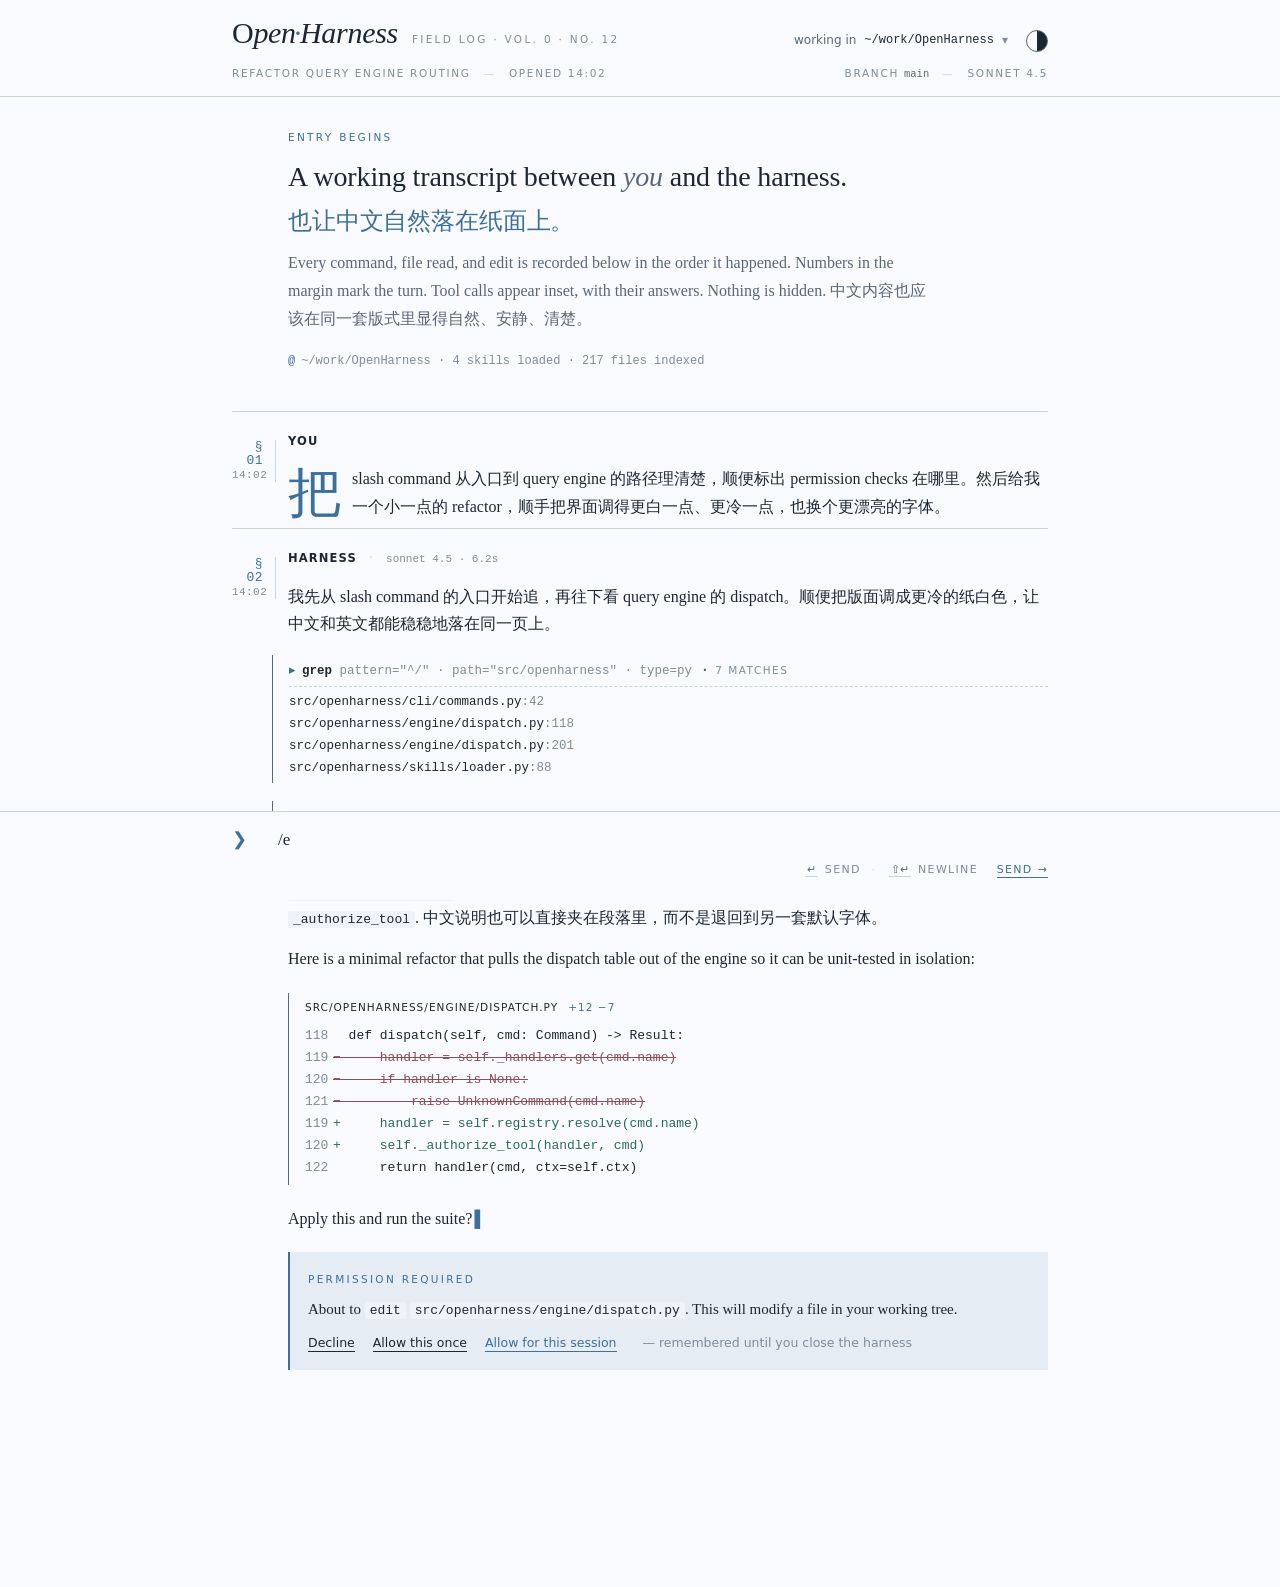
<file: frontend/web-demo/index.html>
<!doctype html>
<html lang="en" data-theme="paper">
<head>
<meta charset="utf-8" />
<meta name="viewport" content="width=device-width, initial-scale=1" />
<title>OpenHarness — field log</title>
<style>
  /* ===========================================================
     OpenHarness — "field log" surface.

     Identity choices (deliberately not the AI-tool default):
       • Soft neutral paper, lighter and less tinted than before.
       • Slate-charcoal body text with a muted mineral blue accent.
       • Serif for prose voice, sans for UI chrome, mono for structure.
       • Every font stack has CJK fallbacks so 中文 / 日本語 / 한글 render
         in matching weight without dropping to a generic sans.
       • No sidebar. Conversation is a single column of numbered entries.
       • Tool calls render as marginalia, not cards.
       • Diff uses an ink rail + sigil, not red/green flood.
       • Permission asks read as prose, not a button bar.
     =========================================================== */

  :root,
  [data-theme="paper"] {
    --paper:        #f8fafd;          /* colder, brighter paper */
    --paper-edge:   #eef2f7;          /* slightly darker edge tone */
    --paper-sunk:   #e5ebf3;          /* sunken / hover */
    --rule:         #c8d3e2;          /* hairline on paper */
    --rule-soft:    rgba(35, 47, 64, 0.10);
    --ink:          #1d2733;          /* body — deep slate-blue ink */
    --ink-soft:     #596778;          /* secondary text */
    --ink-faint:    #7f8b9b;          /* tertiary, marginalia */
    --accent:       #3c6f99;          /* colder mineral blue */
    --accent-soft:  #6f93b5;
    --accent-wash:  rgba(60, 111, 153, 0.10);
    --gold:         #9b7f50;          /* warning / annotation, used once or twice */
    --add:          #2d6a54;          /* diff additions */
    --del:          #8b4e56;          /* diff removals */
    --code-paper:   #eef3f9;
    /* Font stacks — Latin first, then CJK fallbacks so 中文 / 日本語 / 한글
       render in the matching weight instead of dropping to a generic sans. */
    --font-serif: "Baskerville", "Iowan Old Style", "Palatino Linotype", "Book Antiqua",
                  "Charter", "Source Serif 4", "Source Serif Pro", Georgia, "Times New Roman",
                  "Songti SC", "STSong", "Source Han Serif SC", "Noto Serif CJK SC",
                  "Noto Serif SC", serif;
    --font-sans:  "Avenir Next", "Segoe UI", -apple-system, BlinkMacSystemFont, "Inter",
                  system-ui, ui-sans-serif,
                  "PingFang SC", "Hiragino Sans GB", "Microsoft YaHei",
                  "Source Han Sans SC", "Noto Sans CJK SC", "Noto Sans SC",
                  sans-serif;
    --font-mono:  "JetBrains Mono", "iA Writer Mono", "Cascadia Mono",
                  "Cascadia Code", ui-monospace, "SF Mono", Menlo, Consolas,
                  "Sarasa Mono SC", "Noto Sans Mono CJK SC", monospace;
  }

  /* Dark counterpart: "midnight ink ledger". Same identity,
     not a generic dashboard dark mode. */
  [data-theme="ink"] {
    --paper:        #16181d;          /* deep slate, not pure black */
    --paper-edge:   #1d2026;
    --paper-sunk:   #252a31;
    --rule:         #343a44;
    --rule-soft:    rgba(232, 236, 244, 0.08);
    --ink:          #e7ebf2;
    --ink-soft:     #b1b8c5;
    --ink-faint:    #868d9a;
    --accent:       #8db5d8;          /* softened blue for dark mode contrast */
    --accent-soft:  #6d93b3;
    --accent-wash:  rgba(141, 181, 216, 0.12);
    --gold:         #d0aa6f;
    --add:          #7cb98d;
    --del:          #d0938b;
    --code-paper:   #1c2026;
  }

  /* ---------- Base ---------- */
  * { box-sizing: border-box; }
  html, body { height: 100%; }
  body {
    margin: 0;
    background: var(--paper);
    color: var(--ink);
    font-family: var(--font-serif);
    font-size: 16px;
    line-height: 1.7;
    -webkit-font-smoothing: antialiased;
    text-rendering: optimizeLegibility;
    font-feature-settings: "kern", "liga", "onum";
  }

  /* Sans is reserved for chrome (header, composer hints, buttons). */
  .ui {
    font-family: var(--font-sans);
    font-feature-settings: "ss01", "cv11";
  }
  /* Mono is reserved for structural data: paths, tool names, code. */
  code, pre, .mono, kbd {
    font-family: var(--font-mono);
    font-variant-ligatures: none;
  }

  a { color: var(--accent); text-decoration: none; border-bottom: 1px solid var(--accent-soft); padding-bottom: 1px; }
  a:hover { background: var(--accent-wash); }
  button { font: inherit; color: inherit; background: none; border: 0; padding: 0; cursor: pointer; }

  :focus-visible {
    outline: 0;
    box-shadow: 0 0 0 2px var(--paper), 0 0 0 4px var(--accent);
    border-radius: 2px;
  }

  /* ===========================================================
     Masthead — the page's signature.
     Single ink rule across the top with a serif-italic wordmark,
     a hand-set section line ("FIELD LOG · vol. 0"), and minimal controls.
     =========================================================== */
  .masthead {
    position: sticky; top: 0; z-index: 20;
    background: var(--paper);
    border-bottom: 1px solid var(--rule);
  }
  .masthead .row {
    max-width: 880px; margin: 0 auto;
    padding: 18px 32px 12px;
    display: grid;
    grid-template-columns: 1fr auto;
    align-items: end;
    gap: 24px;
  }
  .wordmark {
    display: flex; align-items: baseline; gap: 14px; min-width: 0;
  }
  .wordmark .name {
    font-family: var(--font-serif);
    font-size: 30px; line-height: 1; letter-spacing: -0.01em;
    font-style: italic; font-weight: 500;
  }
  .wordmark .name .o { font-style: normal; }
  .wordmark .name .amp {
    color: var(--accent);
    font-style: italic;
    margin: 0 -1px 0 -2px;
  }
  .wordmark .vol {
    font-family: var(--font-sans);
    font-size: 10.5px; letter-spacing: 0.22em; text-transform: uppercase;
    color: var(--ink-faint);
    padding-bottom: 4px;           /* baseline-align to italic descender */
    white-space: nowrap;
  }
  .controls {
    display: flex; align-items: center; gap: 18px;
    font-family: var(--font-sans);
    font-size: 12px; color: var(--ink-soft);
  }
  .controls .here {
    display: inline-flex; align-items: center; gap: 8px;
    cursor: pointer;
    padding: 2px 0;
  }
  .controls .here .dir {
    font-family: var(--font-mono);
    color: var(--ink);
  }
  .controls .here .caret { color: var(--ink-faint); }
  .controls .theme {
    width: 22px; height: 22px;
    border: 1px solid var(--ink-soft);
    border-radius: 50%;
    background:
      linear-gradient(90deg, var(--paper) 50%, var(--ink) 50%);
    cursor: pointer;
  }
  /* Sub-rule under the masthead — a thinner second line, like a printed banner. */
  .masthead .underline {
    max-width: 880px; margin: 0 auto;
    padding: 0 32px 12px;
    display: flex; justify-content: space-between;
    font-family: var(--font-sans);
    font-size: 10.5px; letter-spacing: 0.16em; text-transform: uppercase;
    color: var(--ink-faint);
  }
  .masthead .underline .sep { color: var(--rule); margin: 0 8px; }

  /* ===========================================================
     The log — a single column of numbered entries.
     The gutter holds the section sigil (§ 01).
     =========================================================== */
  .log {
    max-width: 880px; margin: 0 auto;
    padding: 28px 32px 120px;
  }

  /* Opening note: short editorial header, NOT an "empty state with chips". */
  .preamble {
    margin: 4px 0 40px;
    padding-left: 56px;          /* aligned with entry text column */
    max-width: 700px;
  }
  .preamble .pre-mark {
    font-family: var(--font-sans);
    font-size: 10.5px; letter-spacing: 0.22em; text-transform: uppercase;
    color: var(--accent);
    margin-bottom: 12px;
  }
  .preamble h1 {
    font-size: 28px; line-height: 36px;
    margin: 0 0 12px;
    font-weight: 500; letter-spacing: -0.005em;
  }
  .preamble h1 .cn {
    display: block;
    margin-top: 10px;
    color: var(--accent);
    font-size: 24px;
    line-height: 32px;
    font-style: normal;
  }
  .preamble h1 em { color: var(--ink-soft); font-style: italic; }
  .preamble p {
    margin: 0; color: var(--ink-soft);
    font-size: 16px; line-height: 28px;
  }
  .preamble .where {
    margin-top: 18px;
    font-family: var(--font-mono);
    font-size: 12px;
    color: var(--ink-faint);
  }
  .preamble .where .at { color: var(--accent); margin-right: 6px; }

  .entry {
    position: relative;
    padding: 20px 0 8px 56px;     /* left gutter for the § sigil */
    border-top: 1px solid var(--rule);
  }
  .entry:first-of-type { border-top: 1px solid var(--rule); }
  .entry .sigil {
    position: absolute; left: 0; top: 28px;
    width: 44px;
    font-family: var(--font-mono);
    font-size: 11px; letter-spacing: 0.04em;
    color: var(--ink-faint);
    text-align: right;
    padding-right: 12px;
    border-right: 1px solid var(--rule);
    line-height: 14px;
  }
  .entry .sigil .num { color: var(--accent); display: block; font-size: 13px; }

  .byline {
    font-family: var(--font-sans);
    font-size: 11.5px; letter-spacing: 0.06em; text-transform: uppercase;
    color: var(--ink-faint);
    margin: 0 0 14px;
  }
  .byline .who { color: var(--ink); font-weight: 600; letter-spacing: 0.10em; }
  .byline .dot { color: var(--rule); margin: 0 8px; }

  .prose p { margin: 0 0 14px; }
  .prose p:last-child { margin-bottom: 0; }
  .prose code {
    background: var(--code-paper);
    padding: 1px 5px;
    border-radius: 2px;
    font-size: 13px;
    color: var(--ink);
  }
  .prose em { color: var(--accent); font-style: italic; }

  /* Drop-cap on the first user entry, like a printed page. */
  .entry.first .prose > p:first-child::first-letter {
    font-family: var(--font-serif);
    font-weight: 500;
    float: left;
    font-size: 54px;
    line-height: 44px;
    padding: 6px 10px 0 0;
    color: var(--accent);
  }

  /* ===========================================================
     Marginalia — tool calls.
     They sit slightly inset, with a thin ink rail on the left,
     mono type, and *no* chrome. They read as the assistant's
     working notes, not as cards.
     =========================================================== */
  .ml {
    margin: 18px 0 18px -16px;
    padding: 4px 0 4px 16px;
    border-left: 1px solid var(--ink-soft);
    font-family: var(--font-mono);
    font-size: 12.5px; line-height: 22px;
    color: var(--ink-soft);
  }
  .ml .tool {
    color: var(--ink); font-weight: 600;
  }
  .ml .arrow { color: var(--accent); margin-right: 6px; }
  .ml .args { color: var(--ink-faint); }
  .ml .result {
    margin-top: 4px;
    padding-top: 4px;
    border-top: 1px dashed var(--rule);
    color: var(--ink-faint);
    white-space: pre-wrap;
  }
  .ml .result .hit { color: var(--ink); }
  .ml .annot {
    display: inline-block;
    margin-left: 10px;
    font-family: var(--font-sans);
    font-size: 10.5px; letter-spacing: 0.14em; text-transform: uppercase;
    color: var(--ink-faint);
  }
  .ml .annot.ok::before {
    content: "·"; color: var(--add); margin-right: 6px; font-size: 18px; vertical-align: -2px;
  }

  /* ===========================================================
     Diff — ink rail, sigil-prefixed lines, no flood color.
     =========================================================== */
  .diff {
    margin: 20px 0;
    border-left: 1px solid var(--ink-soft);
    padding: 6px 0 6px 16px;
  }
  .diff figcaption {
    font-family: var(--font-sans);
    font-size: 10.5px; letter-spacing: 0.22em; text-transform: uppercase;
    color: var(--ink-faint);
    margin-bottom: 8px;
  }
  .diff figcaption .path { color: var(--ink); letter-spacing: 0.10em; }
  .diff figcaption .delta { color: var(--accent); margin-left: 10px; letter-spacing: 0.10em; }
  .diff pre {
    margin: 0;
    font-family: var(--font-mono);
    font-size: 13px; line-height: 22px;
    color: var(--ink);
  }
  .diff pre .ln { display: inline-block; width: 28px; color: var(--ink-faint); user-select: none; text-align: right; padding-right: 10px; }
  .diff pre .add { color: var(--add); }
  .diff pre .del { color: var(--del); text-decoration: line-through; text-decoration-color: var(--del); text-decoration-thickness: 1px; }

  /* ===========================================================
     Permission ask — reads as a sentence with three choices.
     No buttons. The destructive option is *not* highlighted.
     =========================================================== */
  .ask {
    margin: 20px 0 4px;
    padding: 14px 18px;
    background: var(--accent-wash);
    border-left: 2px solid var(--accent);
    font-size: 15px;
    line-height: 26px;
  }
  .ask .label {
    display: block;
    font-family: var(--font-sans);
    font-size: 10.5px; letter-spacing: 0.22em; text-transform: uppercase;
    color: var(--accent);
    margin-bottom: 4px;
  }
  .ask .choices {
    margin-top: 6px;
    font-family: var(--font-sans);
    font-size: 12.5px;
    color: var(--ink-faint);
  }
  .ask .choices a {
    border-bottom: 1px solid currentColor;
    color: var(--ink);
    margin-right: 14px;
    padding-bottom: 1px;
  }
  .ask .choices a.allow { color: var(--accent); }
  .ask .choices a:hover { background: transparent; color: var(--accent); }
  .ask .choices .note { margin-left: 8px; color: var(--ink-faint); }

  /* ===========================================================
     Composer — a single line at the bottom, no panel,
     just a typographic prompt with a ❯ sigil.
     =========================================================== */
  .composer-wrap {
    position: sticky; left: 0; right: 0; bottom: 0;
    background: var(--paper);
    padding: 0;
    border-top: 1px solid var(--rule);
    pointer-events: auto;
  }
  .composer {
    max-width: 880px; margin: 0 auto;
    padding: 10px 32px 14px;
    pointer-events: auto;
    display: grid;
    grid-template-columns: 32px 1fr auto;
    column-gap: 14px;
    align-items: start;
    border-top: 0;
    background: transparent;
  }
  .composer .sigil {
    font-family: var(--font-mono);
    color: var(--accent);
    font-size: 18px;
    line-height: 28px;
    padding-top: 4px;
  }
  .composer textarea {
    width: 100%;
    border: 0; outline: 0; resize: none;
    background: transparent; color: var(--ink);
    font-family: var(--font-serif);
    font-size: 17px; line-height: 28px;
    padding: 4px 0 4px;
    min-height: 36px; max-height: 180px;
  }
  .composer textarea::placeholder { color: var(--ink-faint); font-style: italic; }
  .composer .meta {
    align-self: end;
    font-family: var(--font-sans);
    font-size: 11px; letter-spacing: 0.12em; text-transform: uppercase;
    color: var(--ink-faint);
    padding-bottom: 6px;
    white-space: nowrap;
  }
  .composer .meta kbd {
    font-size: 10.5px; letter-spacing: 0;
    color: var(--ink-soft);
    border-bottom: 1px solid var(--rule);
    padding: 0 2px;
    margin: 0 2px;
  }
  .composer .meta .send {
    margin-left: 14px;
    color: var(--accent);
    border-bottom: 1px solid var(--accent);
    padding-bottom: 1px;
    cursor: pointer;
  }

  /* Slash palette — paper card with hairline.
     Lives above the composer when visible. */
  .palette {
    max-width: 880px; margin: 0 auto;
    padding: 0 32px;
    pointer-events: auto;
    display: none;
  }
  .palette-inner {
    background: var(--paper-edge);
    border: 1px solid var(--ink);
    border-bottom: 0;
    box-shadow: 0 -8px 24px -16px rgba(0,0,0,0.18);
  }
  .palette h3 {
    margin: 0;
    padding: 8px 16px;
    font-family: var(--font-sans);
    font-size: 10.5px; letter-spacing: 0.22em; text-transform: uppercase;
    color: var(--ink-faint);
    font-weight: 500;
    border-bottom: 1px solid var(--rule);
  }
  .palette ul { list-style: none; margin: 0; padding: 0; }
  .palette li {
    display: grid;
    grid-template-columns: 18px 140px 1fr auto;
    column-gap: 14px;
    align-items: baseline;
    padding: 8px 16px;
    border-bottom: 1px solid var(--rule-soft);
    font-family: var(--font-sans);
    font-size: 13px;
    color: var(--ink-soft);
    cursor: pointer;
  }
  .palette li:last-child { border-bottom: 0; }
  .palette li.active { background: var(--paper-sunk); color: var(--ink); }
  .palette li .ix {
    font-family: var(--font-mono);
    color: var(--ink-faint);
    font-size: 11px;
  }
  .palette li .cmd {
    font-family: var(--font-mono);
    color: var(--ink); font-size: 13px;
  }
  .palette li .cmd .slash { color: var(--accent); }
  .palette li .ret {
    font-family: var(--font-mono);
    color: var(--ink-faint); font-size: 11px;
  }

  /* Cursor mark in streaming prose — a serif bracket, not a blinking caret.
     Doesn't shout "I'm streaming". */
  .caret-mark {
    color: var(--accent);
    font-style: italic;
    margin-left: 2px;
  }

  /* Quiet annotation in the entry header (model, latency). */
  .byline .quiet {
    color: var(--ink-faint);
    font-family: var(--font-mono);
    text-transform: none; letter-spacing: 0;
    font-size: 11px;
  }

  /* Narrow viewport: collapse the gutter but keep the section number inline. */
  @media (max-width: 640px) {
    .log { padding: 24px 20px 200px; }
    .entry { padding-left: 0; }
    .entry .sigil {
      position: static; width: auto; padding: 0; border: 0;
      text-align: left;
      margin-bottom: 6px;
    }
    .entry .sigil .num { display: inline; font-size: 11px; margin-right: 6px; }
    .preamble { padding-left: 0; }
    .composer { padding: 14px 20px 18px; grid-template-columns: 22px 1fr; }
    .composer .meta { display: none; }
    .palette { padding: 0 20px; }
  }
</style>
</head>
<body>

  <!-- ================== Masthead ================== -->
  <header class="masthead">
    <div class="row">
      <div class="wordmark">
        <span class="name"><span class="o">O</span>pen<span class="amp">·</span>Harness</span>
        <span class="vol">Field log · Vol. 0 · No. 12</span>
      </div>
      <div class="controls ui">
        <span class="here" title="Switch session">
          <span>working in</span>
          <span class="dir">~/work/OpenHarness</span>
          <span class="caret">▾</span>
        </span>
        <button class="theme" title="Toggle ink theme" aria-label="Toggle theme"></button>
      </div>
    </div>
    <div class="underline">
      <div>
        <span>Refactor query engine routing</span>
        <span class="sep">—</span>
        <span>opened 14:02</span>
      </div>
      <div>
        <span>branch <span class="mono" style="text-transform:none; letter-spacing:0; color:var(--ink-soft)">main</span></span>
        <span class="sep">—</span>
        <span>sonnet&nbsp;4.5</span>
      </div>
    </div>
  </header>

  <!-- ================== Log ================== -->
  <main class="log">

    <!-- Preamble: editorial opener, not an empty-state with chips -->
    <section class="preamble">
      <div class="pre-mark">Entry begins</div>
    <h1>A working transcript between <em>you</em> and the harness.<span class="cn" lang="zh-CN">也让中文自然落在纸面上。</span></h1>
    <p>Every command, file read, and edit is recorded below in the order it happened. Numbers in the margin mark the turn. Tool calls appear inset, with their answers. Nothing is hidden. 中文内容也应该在同一套版式里显得自然、安静、清楚。</p>
      <div class="where"><span class="at">@</span>~/work/OpenHarness · 4 skills loaded · 217 files indexed</div>
    </section>

    <!-- §01 — user -->
    <article class="entry first">
      <div class="sigil"><span class="num">§ 01</span>14:02</div>
      <p class="byline"><span class="who">You</span></p>
      <div class="prose">
        <p lang="zh-CN">把 slash command 从入口到 query engine 的路径理清楚，顺便标出 permission checks 在哪里。然后给我一个小一点的 refactor，顺手把界面调得更白一点、更冷一点，也换个更漂亮的字体。</p>
      </div>
    </article>

    <!-- §02 — assistant -->
    <article class="entry">
      <div class="sigil"><span class="num">§ 02</span>14:02</div>
      <p class="byline">
        <span class="who">Harness</span>
        <span class="dot">·</span>
        <span class="quiet">sonnet 4.5 · 6.2s</span>
      </p>
      <div class="prose">
        <p lang="zh-CN">我先从 slash command 的入口开始追，再往下看 query engine 的 dispatch。顺便把版面调成更冷的纸白色，让中文和英文都能稳稳地落在同一页上。</p>

        <!-- Tool call: marginalia, not a card -->
        <div class="ml">
          <div><span class="arrow">▸</span><span class="tool">grep</span> <span class="args">pattern="^/" · path="src/openharness" · type=py</span><span class="annot ok">7 matches</span></div>
          <div class="result"><span class="hit">src/openharness/cli/commands.py</span>:42
<span class="hit">src/openharness/engine/dispatch.py</span>:118
<span class="hit">src/openharness/engine/dispatch.py</span>:201
<span class="hit">src/openharness/skills/loader.py</span>:88</div>
        </div>

        <div class="ml">
          <div><span class="arrow">▸</span><span class="tool">view</span> <span class="args">path="src/openharness/engine/dispatch.py" · lines 110–160</span><span class="annot ok">read 50 lines</span></div>
        </div>

        <p>Slash commands enter at <code>cli/commands.py</code>, are parsed into a <code>Command</code> object, then dispatched by <code>QueryEngine.dispatch</code>. Permission checks happen <em>after</em> tool resolution but <em>before</em> execution, inside <code>_authorize_tool</code>. 中文说明也可以直接夹在段落里，而不是退回到另一套默认字体。</p>

        <p>Here is a minimal refactor that pulls the dispatch table out of the engine so it can be unit-tested in isolation:</p>

        <!-- Diff: ink rail, sigil-prefixed, no flood -->
        <figure class="diff">
          <figcaption><span class="path">src/openharness/engine/dispatch.py</span><span class="delta">+12 −7</span></figcaption>
<pre>
<span class="ln">118</span>  def dispatch(self, cmd: Command) -> Result:
<span class="del"><span class="ln">119</span>−     handler = self._handlers.get(cmd.name)</span>
<span class="del"><span class="ln">120</span>−     if handler is None:</span>
<span class="del"><span class="ln">121</span>−         raise UnknownCommand(cmd.name)</span>
<span class="add"><span class="ln">119</span>+     handler = self.registry.resolve(cmd.name)</span>
<span class="add"><span class="ln">120</span>+     self._authorize_tool(handler, cmd)</span>
<span class="ln">122</span>      return handler(cmd, ctx=self.ctx)
</pre>
        </figure>

        <p>Apply this and run the suite?<span class="caret-mark">▌</span></p>

        <!-- Permission ask: prose + text choices, destructive not highlighted -->
        <aside class="ask">
          <span class="label">Permission required</span>
          About to <code>edit</code> <code>src/openharness/engine/dispatch.py</code>. This will modify a file in your working tree.
          <div class="choices">
            <a href="#" class="deny">Decline</a>
            <a href="#" class="once">Allow this once</a>
            <a href="#" class="allow">Allow for this session</a>
            <span class="note">— remembered until you close the harness</span>
          </div>
        </aside>
      </div>
    </article>

  </main>

  <!-- ================== Composer ================== -->
  <div class="composer-wrap">

    <!-- Slash palette -->
    <div class="palette" aria-label="Commands">
      <div class="palette-inner">
        <h3>Commands</h3>
        <ul role="listbox">
          <li class="active" role="option" aria-selected="true">
            <span class="ix">01</span>
            <span class="cmd"><span class="slash">/</span>edit</span>
            <span>Apply changes to a file in the working tree</span>
            <span class="ret">↵</span>
          </li>
          <li role="option">
            <span class="ix">02</span>
            <span class="cmd"><span class="slash">/</span>run</span>
            <span>Run a shell command (requires permission)</span>
            <span class="ret"></span>
          </li>
          <li role="option">
            <span class="ix">03</span>
            <span class="cmd"><span class="slash">/</span>test</span>
            <span>Run the project test suite</span>
            <span class="ret"></span>
          </li>
          <li role="option">
            <span class="ix">04</span>
            <span class="cmd"><span class="slash">/</span>skill</span>
            <span>Invoke a skill from <span class="mono">.openharness/skills</span></span>
            <span class="ret"></span>
          </li>
        </ul>
      </div>
    </div>

    <div class="composer">
      <div class="sigil">❯</div>
      <textarea placeholder="Write a reply，或直接输入中文；type / for commands.">/e</textarea>
      <div class="meta ui">
        <kbd>↵</kbd> send <span style="color:var(--rule); margin: 0 6px;">·</span> <kbd>⇧↵</kbd> newline
        <span class="send">send →</span>
      </div>
    </div>
  </div>

  <script>
    // Theme toggle. Persists to localStorage. Two themes only — both
    // first-class, both part of the identity. No half-finished surfaces.
    (function () {
      const root = document.documentElement;
      const KEY = "oh.theme";
      const saved = localStorage.getItem(KEY);
      if (saved === "paper" || saved === "ink") root.setAttribute("data-theme", saved);
      document.querySelector(".theme").addEventListener("click", () => {
        const next = root.getAttribute("data-theme") === "ink" ? "paper" : "ink";
        root.setAttribute("data-theme", next);
        localStorage.setItem(KEY, next);
      });
    })();
  </script>
</body>
</html>
</file>
